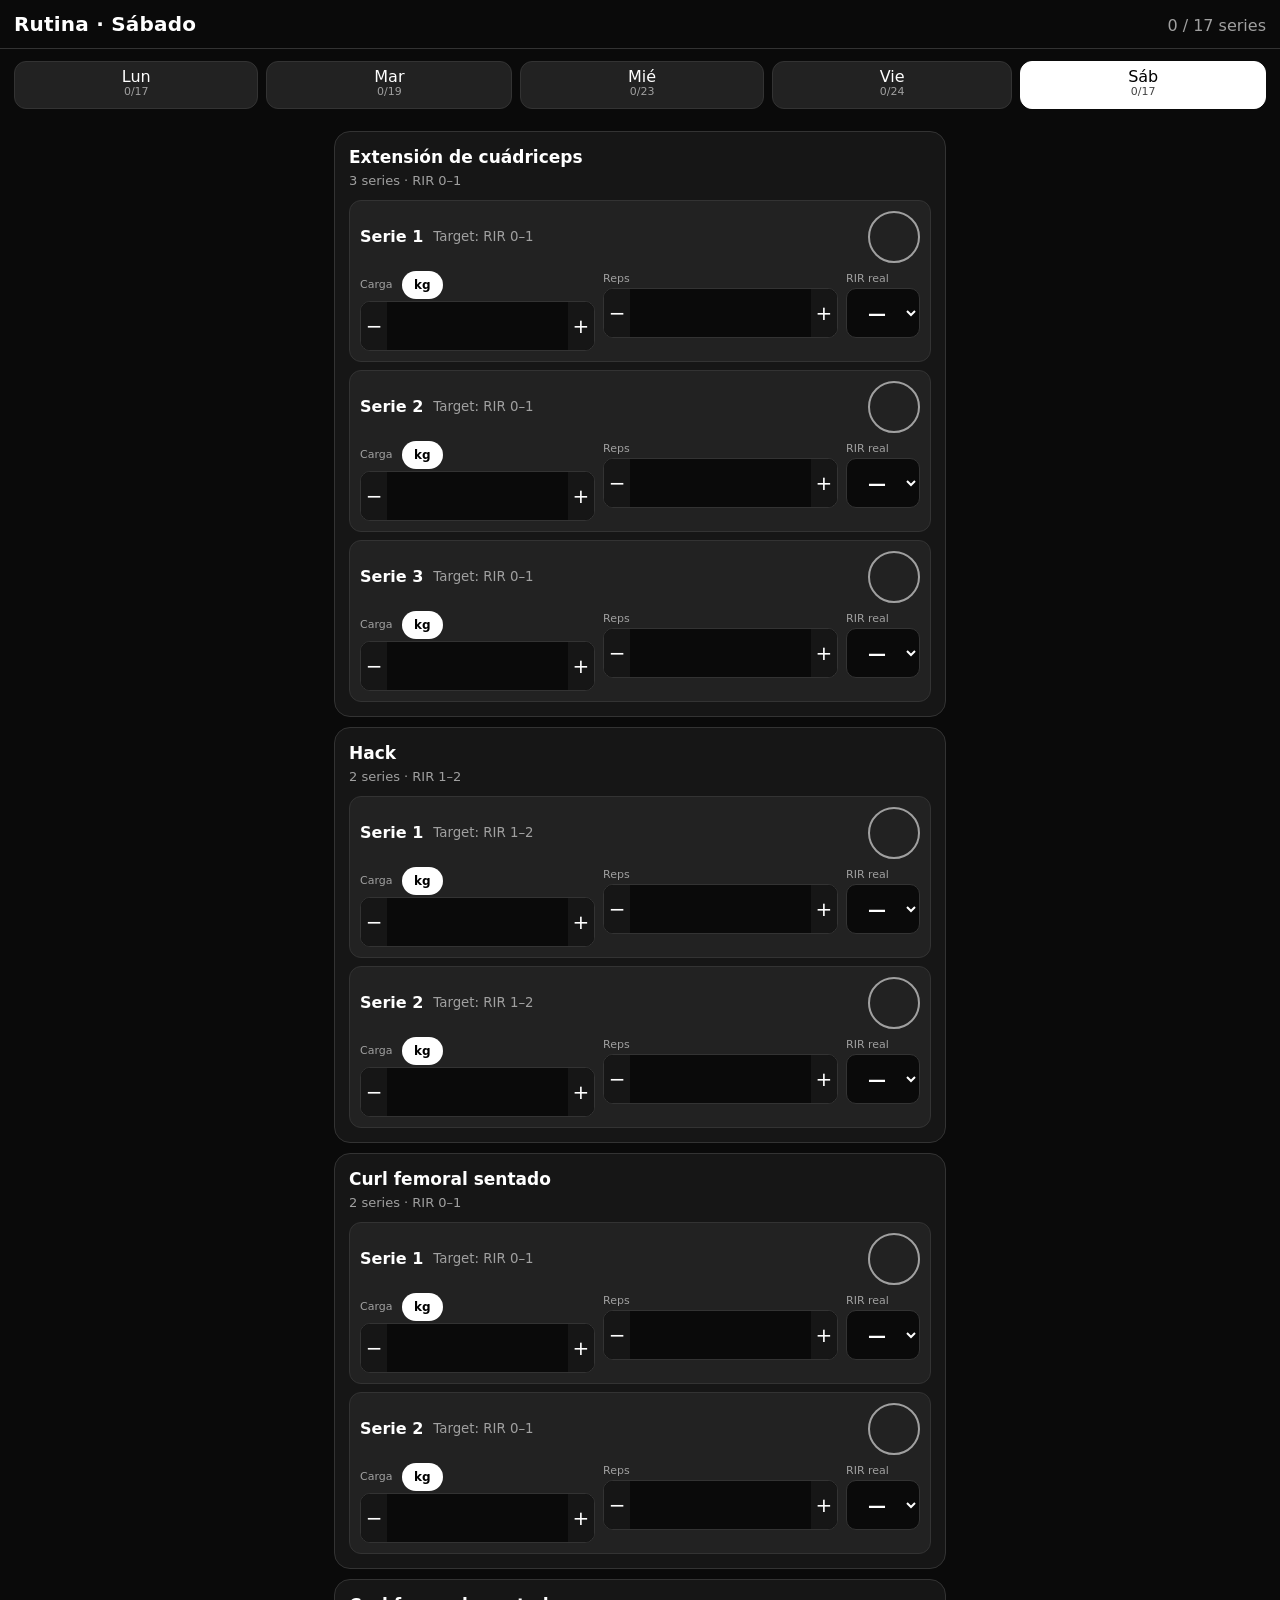
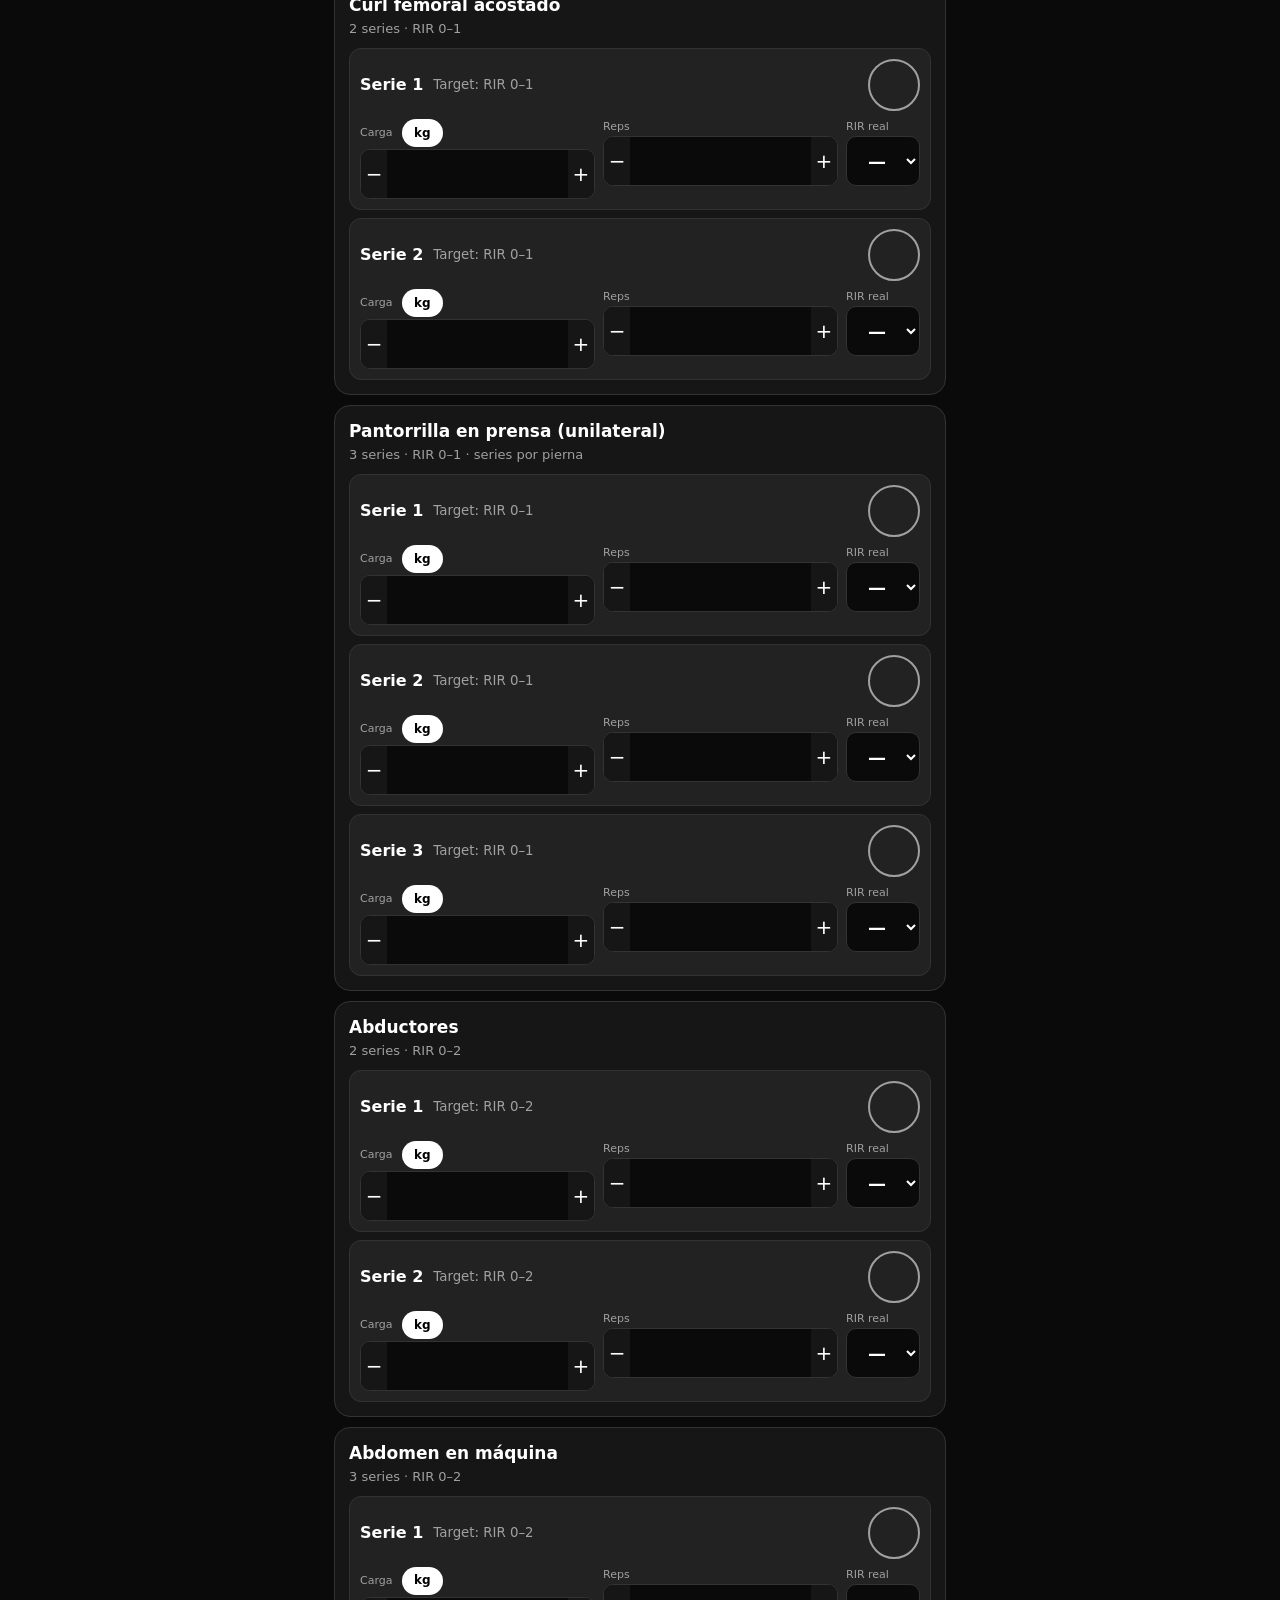
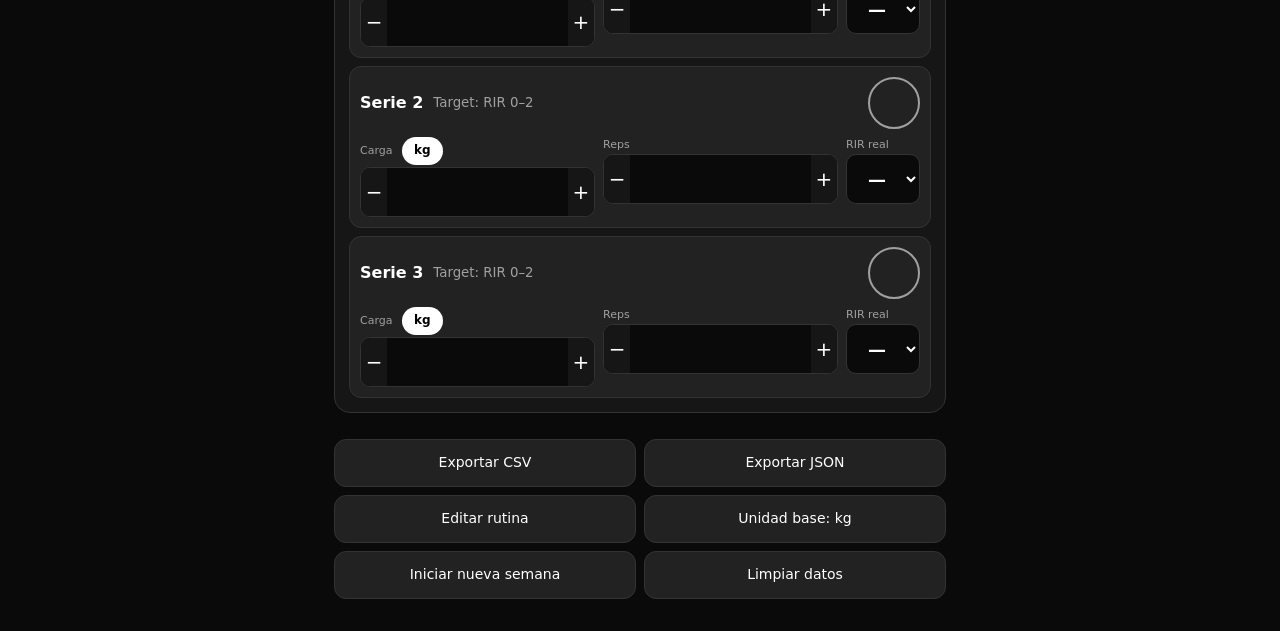
<file: rutina5v5v5.html>
<!DOCTYPE html>
<html lang="es">
<head>
<meta charset="utf-8">
<meta name="viewport" content="width=device-width,initial-scale=1,viewport-fit=cover">
<meta name="theme-color" content="#0A0A0A">
<title>Pilotozyz</title>
<style>
:root{--bg:#0A0A0A;--c1:#161616;--c2:#222222;--bd:#333333;--tx:#FFFFFF;--mu:#A0A0A0;--ac:#E5E5E5}
*{box-sizing:border-box;-webkit-tap-highlight-color:transparent}
html,body{margin:0;background:var(--bg);color:var(--tx);font:16px/1.4 Inter,-apple-system,"SF Pro Text",system-ui,sans-serif}
body{padding-bottom:calc(env(safe-area-inset-bottom) + 24px)}
button,select,input{font:inherit;color:inherit}
button{cursor:pointer;background:var(--c2);border:1px solid var(--bd);border-radius:12px;min-height:48px;padding:0 14px}
button:active{background:#333}
#top{position:sticky;top:0;z-index:5;background:var(--bg);border-bottom:1px solid var(--bd);padding:calc(env(safe-area-inset-top) + 10px) 14px 10px}
.hd{display:flex;justify-content:space-between;align-items:baseline}
.hd h1{font-size:20px;margin:0;letter-spacing:.2px}
.mu{color:var(--mu)}
#tabs{display:flex;gap:8px;overflow-x:auto;padding:12px 14px 4px}
#tabs button{flex:1 0 auto;display:flex;flex-direction:column;align-items:center;line-height:1.15;padding:6px 14px}
#tabs small{color:var(--mu);font-size:11px}
#tabs button.on{background:var(--tx);color:#000;border-color:var(--tx)}
#tabs button.on small{color:#444}
#list{padding:8px 14px;max-width:640px;margin:0 auto}
.card{background:var(--c1);border:1px solid var(--bd);border-radius:16px;padding:14px;margin:10px 0}
.card h2{font-size:17px;margin:0 0 2px}
.card>p{margin:0 0 10px;font-size:13px}
.row{background:var(--c2);border:1px solid var(--bd);border-radius:12px;padding:10px;margin-top:8px}
.row.done{background:#111;opacity:.6}
.row.done .rt span{text-decoration:line-through}
.rt{display:flex;align-items:center;gap:10px}
.rt span{font-weight:600}
.rt small{color:var(--mu);flex:1}
.ck{width:52px;height:52px;min-height:0;border-radius:50%;border:2px solid var(--mu);background:transparent;font-size:24px;padding:0}
.row.done .ck{background:var(--tx);color:#000;border-color:var(--tx)}
.fl{display:grid;grid-template-columns:1fr 1fr 74px;gap:8px;margin-top:8px}
.fl>div>span{display:block;font-size:11px;color:var(--mu);margin-bottom:2px}
.st{display:flex;align-items:stretch;background:var(--bg);border:1px solid var(--bd);border-radius:10px;overflow:hidden}
.st button{min-height:48px;width:34px;padding:0;border:0;border-radius:0;background:var(--c1);font-size:20px}
.st input{width:100%;min-width:0;border:0;background:transparent;text-align:center;font-size:18px;font-weight:600;outline:0}
select{width:100%;min-height:50px;background:var(--bg);border:1px solid var(--bd);border-radius:10px;font-size:18px;font-weight:600;text-align:center;text-align-last:center;outline:0}
#ft{display:grid;grid-template-columns:1fr 1fr;gap:8px;padding:8px 14px;max-width:640px;margin:0 auto}
#ft button{font-size:14px}
.ed{display:flex;gap:8px}
.ed input{flex:1;min-width:0;background:var(--bg);border:1px solid var(--bd);border-radius:10px;padding:0 12px;font-size:16px;min-height:48px;outline:0}
.ed button,.sc button{width:48px;padding:0;font-size:20px}
.sc{display:flex;align-items:center;gap:12px;margin-top:10px}
.sc b{min-width:24px;text-align:center;font-size:18px}
.ub{min-height:28px;height:28px;padding:0 12px;margin-left:6px;border-radius:14px;border:0;background:var(--tx);color:#000;font-size:12px;font-weight:700;vertical-align:middle}
.note{padding:10px 14px;margin:8px 0;border:1px dashed var(--bd);border-radius:12px;color:var(--mu);font-size:13px}
#md{position:fixed;inset:0;background:rgba(0,0,0,.82);display:flex;align-items:center;justify-content:center;padding:20px;z-index:20}
#md[hidden]{display:none}
.bx{background:var(--c1);border:1px solid var(--bd);border-radius:16px;padding:16px;width:100%;max-width:520px}
.bx p{margin:0 0 12px}
#mx{width:100%;height:200px;background:var(--bg);color:var(--tx);border:1px solid var(--bd);border-radius:10px;padding:10px;font:13px ui-monospace,Menlo,monospace;resize:none}
#mx[hidden]{display:none}
.ac{display:flex;gap:8px;margin-top:12px;flex-wrap:wrap}
.ac button{flex:1 1 40%}
</style>
</head>
<body>
<header id="top">
  <div class="hd"><h1>Rutina · <span id="dn"></span></h1><span class="mu" id="pg"></span></div>
</header>
<nav id="tabs"></nav>
<main id="list"></main>
<footer id="ft">
  <button id="xc">Exportar CSV</button>
  <button id="xj">Exportar JSON</button>
  <button id="ed">Editar rutina</button>
  <button id="un"></button>
  <button id="nw">Iniciar nueva semana</button>
  <button id="cl">Limpiar datos</button>
</footer>
<div id="md" hidden><div class="bx"><p id="mt"></p><textarea id="mx" readonly></textarea><div class="ac" id="mb"></div></div></div>
<script>
const L=[["Press inclinado en Smith",2,"1–2"],["Press de hombro en Smith",2,"1–2"],["Fondos en máquina de tríceps (inclinado)",2,"1–2"],["Peck deck",3,"0–1","última al fallo"],["Elevaciones laterales en máquina",3,"0–1"],["Extensión de tríceps sobre la cabeza en polea",3,"0–1"],["Abdomen en máquina",2,"0–2"]];
const M=[["Curl inclinado con mancuernas",3,"0–1"],["Curl martillo",3,"0–1"],["Dominadas lastradas (+20 kg)",3,"1–2"],["Jalón al pecho",2,"1–2"],["Remo bajo con apoyo en el pecho",2,"1–2"],["Remo T",3,"1–2"],["Peck deck inverso (hombro posterior)",3,"0–1"]];
const W=[["Extensión de cuádriceps",3,"0–1"],["Hack",2,"1–2"],["Curl femoral sentado",2,"0–1"],["Curl femoral acostado",2,"0–1"],["Pantorrilla en prensa (unilateral)",3,"0–1","series por pierna"],["Abductores",2,"0–2"],["Abdomen en máquina",3,"0–2"]];
const V=[["Elevaciones laterales en máquina",3,"0–1"],["Dominadas lastradas (+20 kg)",2,"1–2"],["Remo T",3,"1–2"],["Press inclinado en Smith",2,"1–2"],["Peck deck",2,"0–1"],["Peck deck inverso (hombro posterior)",2,"0–1"],["Curl alternado de pie",3,"0–1"],["Curl martillo",2,"0–1"],["Extensión de tríceps sobre la cabeza en polea",3,"0–1"],["Extensión Carter",2,"0–1"]];
// El miércoles empieza con hombro y tríceps (frecuencia 3); el sábado repite solo la base de pierna
const WX=[["Elevaciones laterales en máquina",3,"0–1"],["Extensión de tríceps en polea (pushdown)",3,"0–1"]];
const D={lun:{n:"Lunes",x:L},mar:{n:"Martes",x:M},mie:{n:"Miércoles",x:WX.concat(W)},vie:{n:"Viernes",x:V},sab:{n:"Sábado",x:W}};
const K="rutina_v1",$=id=>document.getElementById(id);
let S={wk:1,logs:{},hist:[]};
try{Object.assign(S,JSON.parse(localStorage.getItem(K)||"{}"))}catch(e){}
const mk=()=>{const p={};for(const d in D)p[d]=D[d].x.map((e,i)=>({id:String(i),n:e[0],s:e[1],r:e[2],t:e[3]||""}));return p};
if(!S.plan)S.plan=mk();if(!S.u)S.u="kg";
for(const k in S.logs){const l=S.logs[k];if(!l.u&&(l.w||l.d))l.u=S.u}
let ed=false;
const esc=t=>String(t).replace(/[&<>"]/g,c=>({"&":"&amp;","<":"&lt;",">":"&gt;",'"':"&quot;"}[c]));
const save=()=>{try{localStorage.setItem(K,JSON.stringify(S))}catch(e){}};
const today=()=>new Date(Date.now()-new Date().getTimezoneOffset()*6e4).toISOString().slice(0,10);
const tot=d=>S.plan[d].reduce((a,e)=>a+e.s,0);
const cnt=d=>Object.keys(S.logs).filter(k=>k.startsWith(d+"|")&&S.logs[k].d).length;
let cur={1:"lun",2:"mar",3:"mie",5:"vie",6:"sab"}[new Date().getDay()]||"lun";

function fld(f,lb,v,st){return `<div><span>${lb}</span><div class="st"><button data-a="m" data-f="${f}" data-s="${st}">−</button><input type="number" inputmode="decimal" min="0" data-f="${f}" value="${v??""}"><button data-a="p" data-f="${f}" data-s="${st}">+</button></div></div>`}
function tabs(){$("tabs").innerHTML=Object.keys(D).map(d=>`<button data-d="${d}" class="${d==cur?"on":""}">${D[d].n.slice(0,3)}<small>${cnt(d)}/${tot(d)}</small></button>`).join("")}
function prog(){$("dn").textContent=D[cur].n;$("pg").textContent=cnt(cur)+" / "+tot(cur)+" series";tabs()}
function render(){
  let h="";
  if(ed)h+='<div class="note">Modo edición: cambia el nombre, mueve con ↑ ↓ o ajusta las series. Cada día se edita por separado (miércoles y sábado también).</div>';
  S.plan[cur].forEach(e=>{
    if(ed){
      h+=`<section class="card" data-id="${e.id}"><div class="ed"><input data-a="nm" value="${esc(e.n)}" aria-label="Nombre"><button data-a="up" aria-label="Subir">↑</button><button data-a="dn" aria-label="Bajar">↓</button></div><div class="sc"><span class="mu">Series</span><button data-a="sm">−</button><b>${e.s}</b><button data-a="sp">+</button><span class="mu">RIR ${e.r}</span></div></section>`;return;
    }
    h+=`<section class="card"><h2>${esc(e.n)}</h2><p class="mu">${e.s} series · RIR ${e.r}${e.t?" · "+e.t:""}</p>`;
    for(let s=0;s<e.s;s++){
      const k=cur+"|"+e.id+"|"+s,l=S.logs[k]||{},u=l.u||S.u,st=u=="kg"?2.5:5;
      h+=`<div class="row${l.d?" done":""}" data-k="${k}"><div class="rt"><span>Serie ${s+1}</span><small>Target: RIR ${e.r}</small><button class="ck" data-a="ck" aria-label="Marcar completada">${l.d?"✓":""}</button></div><div class="fl">${fld("w",`Carga <button class="ub" data-a="u" aria-label="Cambiar unidad">${u}</button>`,l.w,st)}${fld("r","Reps",l.r,1)}<div><span>RIR real</span><select data-f="q">${["","0","1","2","3","4","5+"].map(o=>`<option value="${o}"${(l.q||"")===o?" selected":""}>${o||"—"}</option>`).join("")}</select></div></div></div>`;
    }
    h+="</section>";
  });
  $("list").innerHTML=h;prog();
}
function edit(a,id){
  const L=S.plan[cur],i=L.findIndex(e=>e.id==id),e=L[i];if(!e)return;
  if(a=="up"&&i>0)[L[i-1],L[i]]=[L[i],L[i-1]];
  else if(a=="dn"&&i<L.length-1)[L[i+1],L[i]]=[L[i],L[i+1]];
  else if(a=="sp"&&e.s<10)e.s++;
  else if(a=="sm"&&e.s>1){
    const k=cur+"|"+id+"|"+(e.s-1),l=S.logs[k];
    const go=()=>{delete S.logs[k];e.s--;save();render()};
    if(l&&(l.d||l.w||l.r||l.q))return ask("La serie "+e.s+" de «"+e.n+"» tiene datos. ¿Eliminarla?",go);
    return go();
  }
  save();render();
}
$("list").addEventListener("click",ev=>{
  const b=ev.target.closest("button[data-a]");if(!b)return;
  const a=b.dataset.a;
  if(ed){edit(a,b.closest(".card").dataset.id);return}
  const row=b.closest(".row"),k=row.dataset.k,l=S.logs[k]=S.logs[k]||{};
  if(a=="u"){l.u=(l.u||S.u)=="kg"?"lb":"kg";save();render();return}
  if(a=="ck"){
    l.d=!l.d;row.classList.toggle("done",l.d);b.textContent=l.d?"✓":"";
    if(l.d){l.t=today();l.u=l.u||S.u}else delete l.t;
    prog();
  }else{
    const f=b.dataset.f,inp=row.querySelector(`input[data-f="${f}"]`),st=+b.dataset.s;
    let v=(parseFloat(inp.value)||0)+(a=="p"?st:-st);v=Math.max(0,Math.round(v*100)/100);
    inp.value=v;l[f]=v;if(f=="w")l.u=l.u||S.u;
  }
  save();
});
$("list").addEventListener("input",ev=>{
  const t=ev.target;
  if(t.dataset.a=="nm"){const e=S.plan[cur].find(x=>x.id==t.closest(".card").dataset.id);if(e){e.n=t.value;save()}return}
  const f=t.dataset.f;if(!f)return;
  const k=t.closest(".row").dataset.k,l=S.logs[k]=S.logs[k]||{};
  l[f]=t.value;if(f=="w")l.u=l.u||S.u;save();
});
$("tabs").addEventListener("click",ev=>{const b=ev.target.closest("button[data-d]");if(b){cur=b.dataset.d;render();scrollTo(0,0)}});

/* Cuadros de diálogo propios (los visores integrados bloquean confirm y descargas) */
function modal(msg,btns,text){
  $("mt").textContent=msg;const x=$("mx");x.hidden=text==null;x.value=text==null?"":text;
  const m=$("mb");m.innerHTML="";
  btns.forEach(([l,f,keep])=>{const b=document.createElement("button");b.textContent=l;b.onclick=()=>{if(!keep)$("md").hidden=true;if(f)f(x,b)};m.appendChild(b)});
  $("md").hidden=false;
}
const ask=(msg,ok)=>modal(msg,[["Cancelar"],["Confirmar",ok]]);

/* Exportar y datos */
function rows(){
  return Object.keys(S.logs).filter(k=>{const l=S.logs[k];return l.d||l.w||l.r||l.q}).sort().map(k=>{
    const [d,i,s]=k.split("|"),l=S.logs[k];
    return{fecha:l.t||today(),semana:S.wk,dia:D[d].n,ejercicio:(S.plan[d].find(e=>e.id==i)||{n:"?"}).n,serie:+s+1,kg:l.w??"",unidad:l.u||S.u,reps:l.r??"",rir:l.q??"",completada:l.d?"sí":"no"};
  });
}
function dl(name,txt,type){
  const a=document.createElement("a");a.href=URL.createObjectURL(new Blob([txt],{type}));a.download=name;
  document.body.appendChild(a);a.click();a.remove();
}
function csvText(){
  const all=S.hist.concat(rows()),c=["fecha","semana","dia","ejercicio","serie","kg","unidad","reps","rir","completada"];
  const q=v=>'"'+String(v).replace(/"/g,'""')+'"';
  return [c.join(",")].concat(all.map(r=>c.map(x=>q(r[x]??(x=="unidad"?"kg":""))).join(","))).join("\n");
}
function copy(x,b){
  x.focus();x.select();x.setSelectionRange(0,x.value.length);
  let ok=false;try{ok=document.execCommand("copy")}catch(e){}
  if(ok){b.textContent="Copiado ✓";return}
  if(navigator.clipboard)navigator.clipboard.writeText(x.value).then(()=>b.textContent="Copiado ✓").catch(()=>b.textContent="Mantén pulsado y copia");
  else b.textContent="Mantén pulsado y copia";
}
function exp(name,txt,type,bom){
  const bt=[["Copiar",copy,true]];
  if(navigator.share)bt.push(["Compartir",async()=>{try{const f=new File([txt],name,{type});if(navigator.canShare&&navigator.canShare({files:[f]}))await navigator.share({files:[f]});else await navigator.share({title:name,text:txt})}catch(e){}},true]);
  bt.push(["Descargar",()=>dl(name,(bom?"\ufeff":"")+txt,type),true],["Cerrar"]);
  modal("Pulsa Copiar y pégalo en Notas, Numbers o Excel. Compartir y Descargar solo funcionan si tu visor los permite.",bt,txt);
}
$("xc").onclick=()=>exp("rutina_"+today()+".csv",csvText(),"text/csv;charset=utf-8",true);
$("xj").onclick=()=>exp("rutina_"+today()+".json",JSON.stringify({semana:S.wk,historial:S.hist,semana_actual:rows()},null,2),"application/json");
$("nw").onclick=()=>ask("¿Iniciar la semana "+(S.wk+1)+"? Lo registrado pasa al historial y las series se reinician.",()=>{
  S.hist=S.hist.concat(rows());S.logs={};S.wk++;save();render();
});
$("cl").onclick=()=>ask("¿Borrar todos los registros y el historial? La rutina editada se conserva. No se puede deshacer.",()=>{
  S={wk:1,logs:{},hist:[],plan:S.plan,u:S.u};save();render();
});
const ub=()=>{$("un").textContent="Unidad base: "+S.u;$("ed").textContent=ed?"Salir de edición":"Editar rutina"};
$("ed").onclick=()=>{ed=!ed;ub();render()};
$("un").onclick=()=>{S.u=S.u=="kg"?"lb":"kg";save();ub();render()};
ub();
render();
</script>
</body>
</html>
</file>
